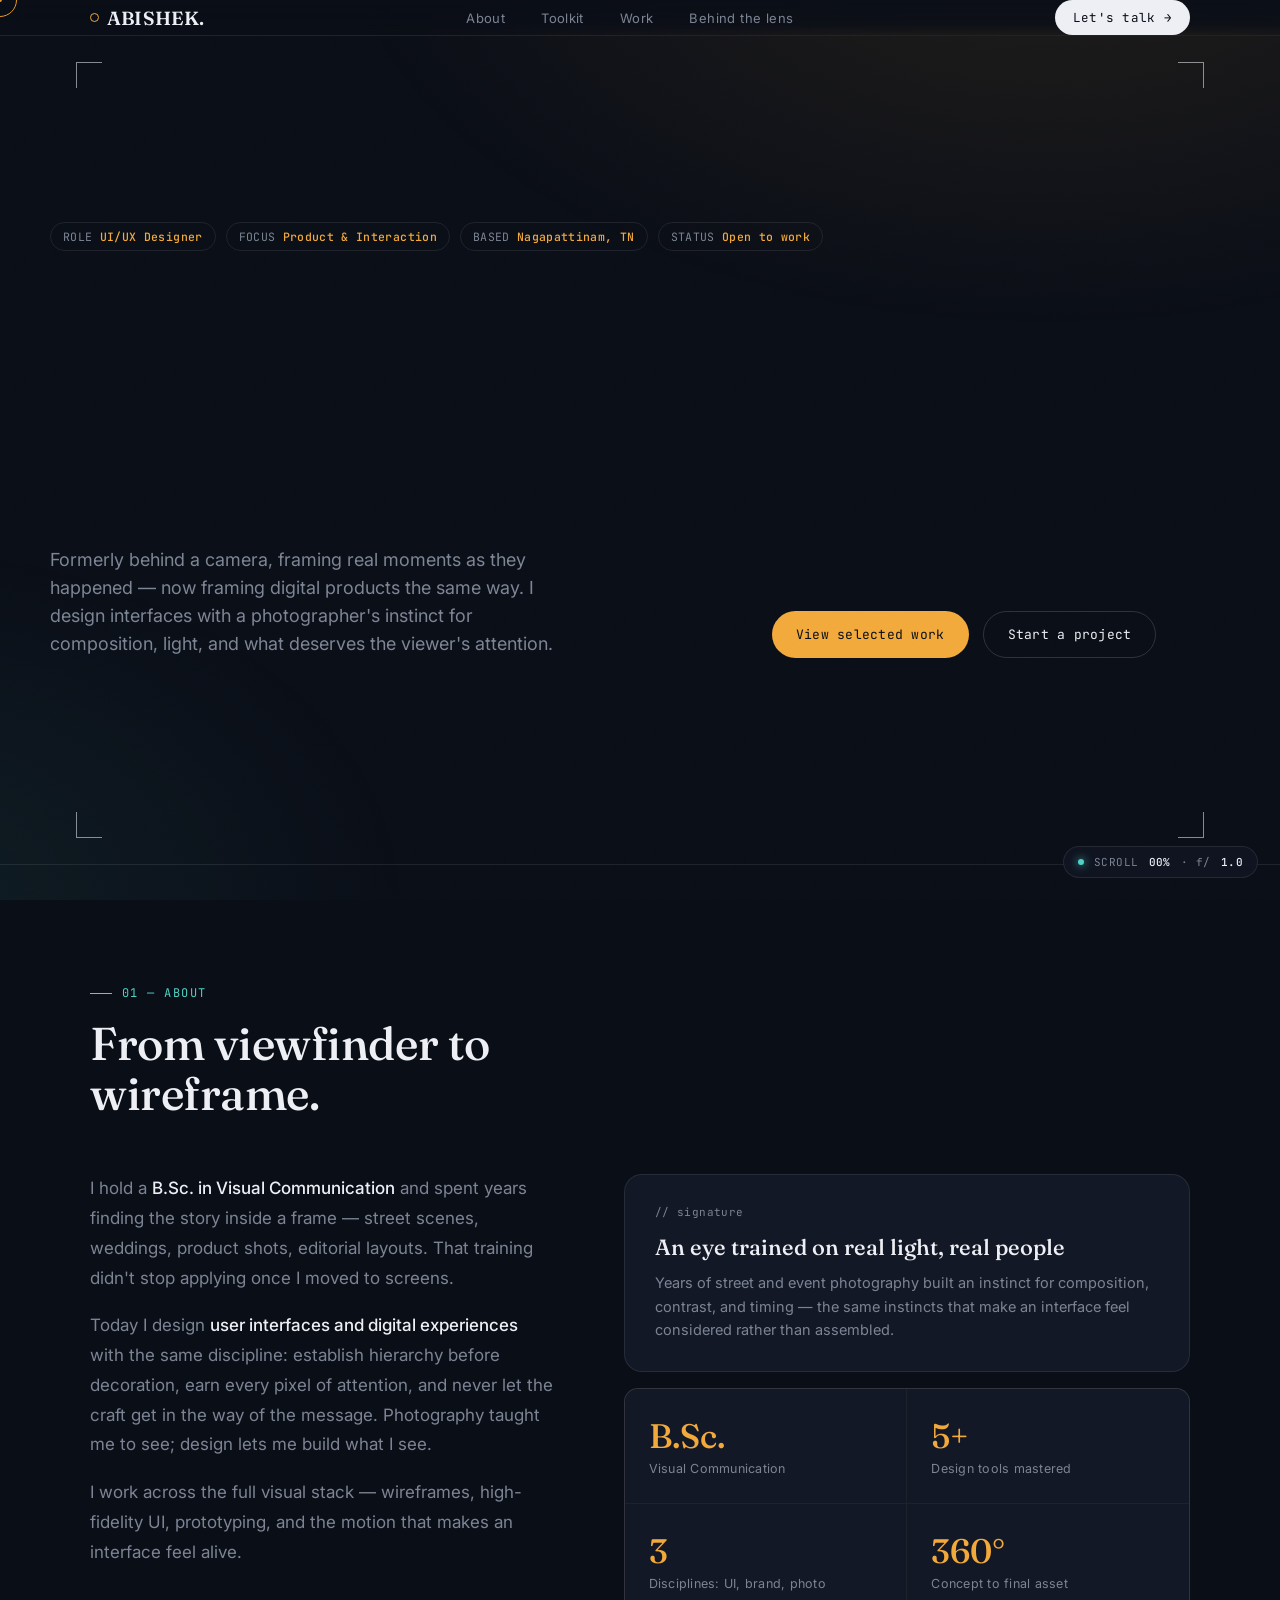
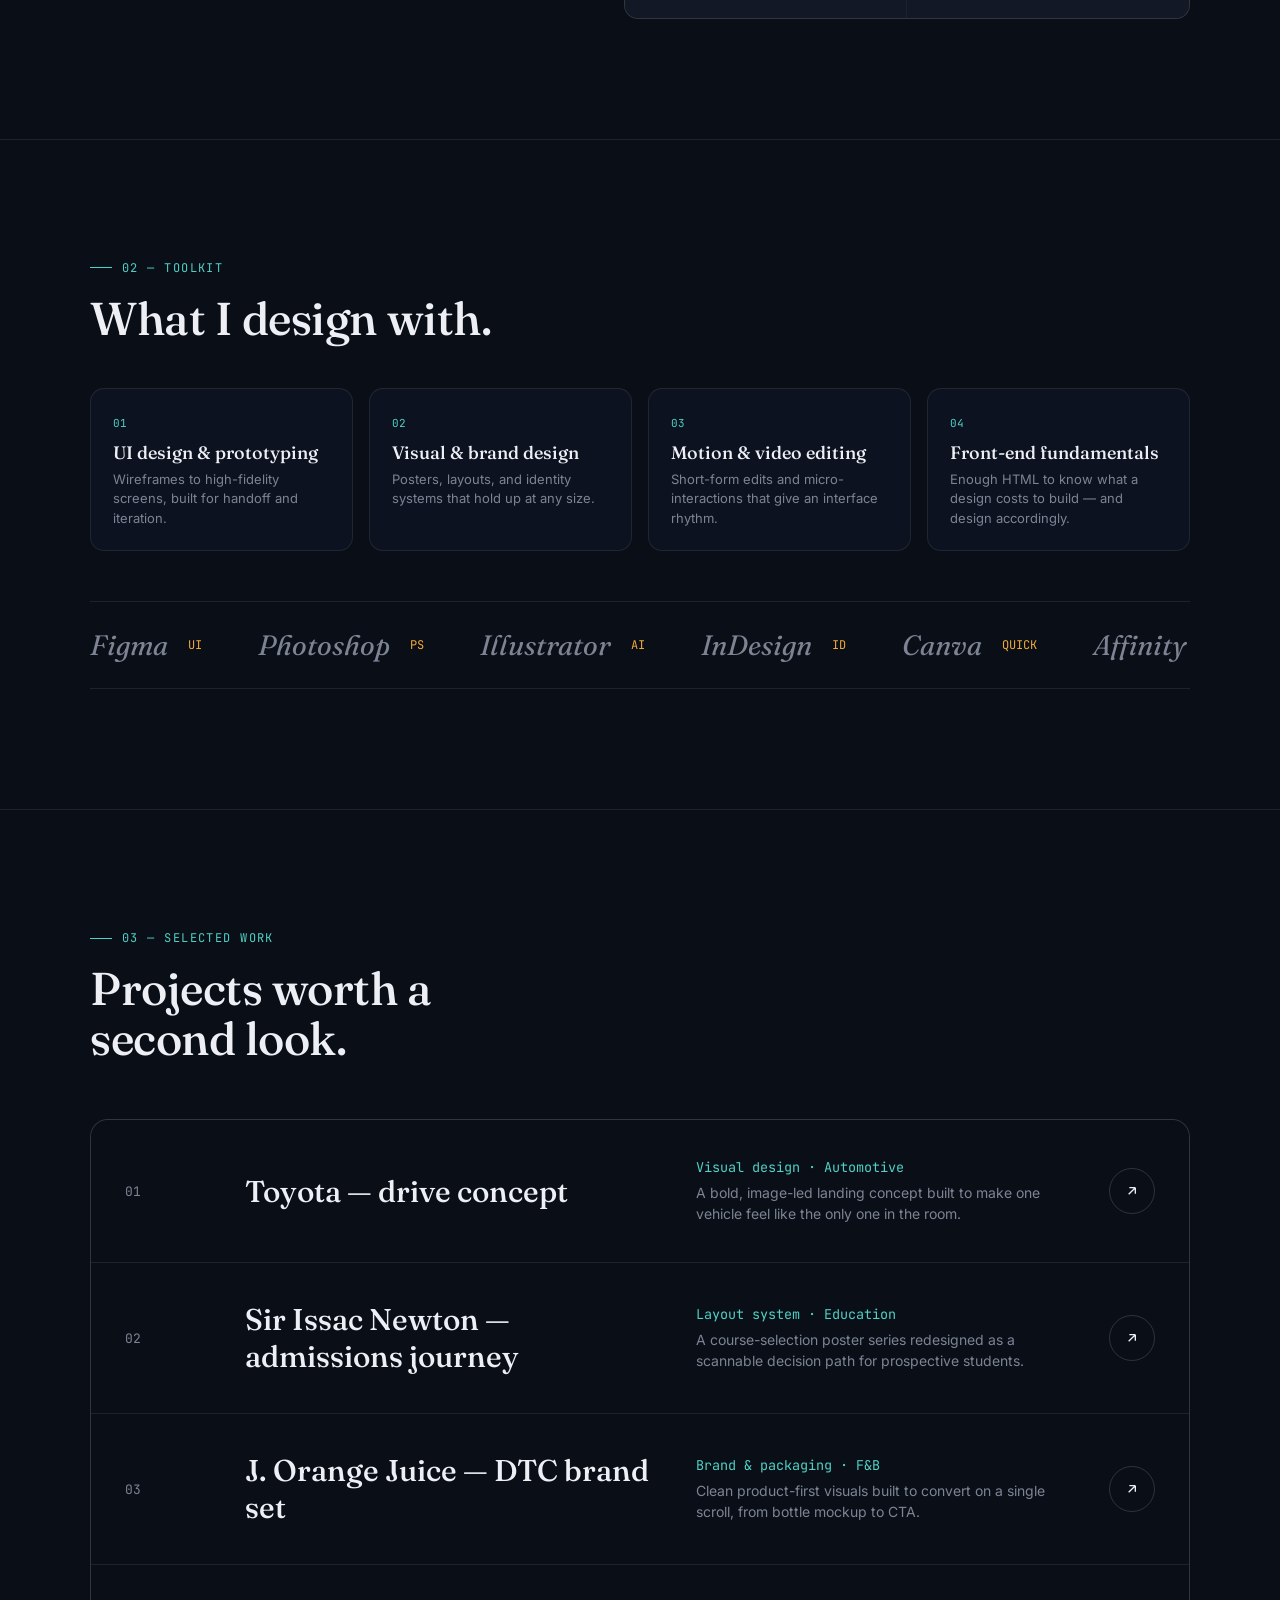
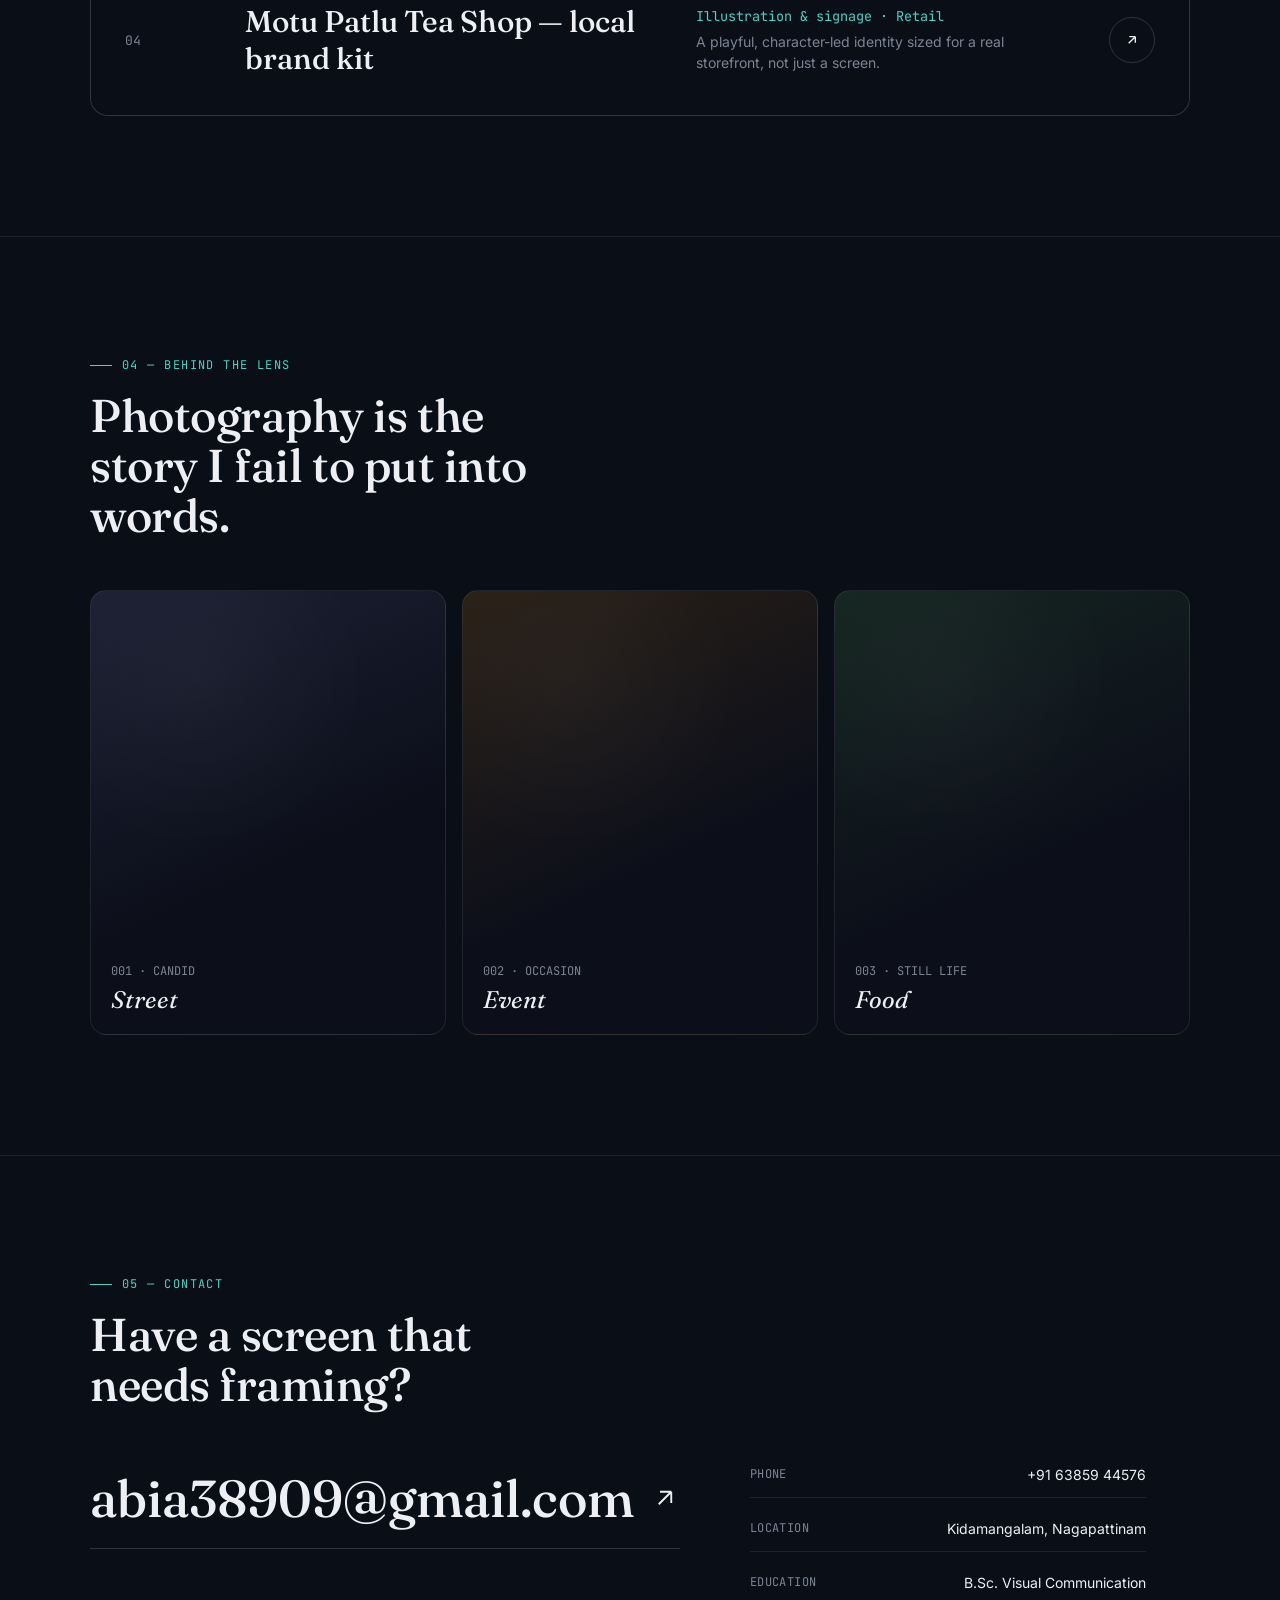
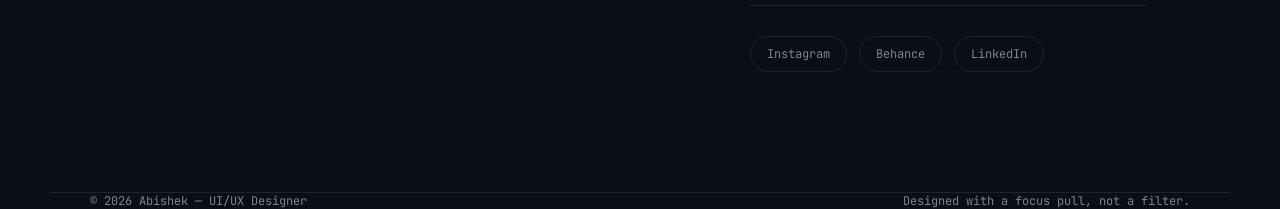
<file: index.HTML>
<!DOCTYPE html>
<html lang="en">
<head>
<meta charset="UTF-8">
<meta name="viewport" content="width=device-width, initial-scale=1.0">
<title>Abishek — UI/UX Designer</title>
<link rel="preconnect" href="https://fonts.googleapis.com">
<link rel="preconnect" href="https://fonts.gstatic.com" crossorigin>
<link href="https://fonts.googleapis.com/css2?family=Fraunces:opsz,wght@9..144,300;9..144,400;9..144,500;9..144,600;9..144,700&family=Inter:wght@400;500;600&family=JetBrains+Mono:wght@400;500&display=swap" rel="stylesheet">
<style>
  :root{
    --ink:#0A0E17;
    --ink-2:#0D1220;
    --slate:#131826;
    --slate-2:#1B2233;
    --line: rgba(237,239,244,0.09);
    --line-strong: rgba(237,239,244,0.16);
    --paper:#EDEFF4;
    --mist:#7C8494;
    --amber:#F2A93B;
    --amber-dim: rgba(242,169,59,0.14);
    --teal:#4FD1C5;
    --teal-dim: rgba(79,209,197,0.14);
    --serif: 'Fraunces', serif;
    --sans: 'Inter', sans-serif;
    --mono: 'JetBrains Mono', monospace;
  }
  *{box-sizing:border-box; margin:0; padding:0;}
  html{scroll-behavior:smooth;}
  body{
    background:var(--ink);
    color:var(--paper);
    font-family:var(--sans);
    overflow-x:hidden;
    cursor:none;
  }
  ::selection{ background:var(--amber); color:var(--ink); }

  a{ color:inherit; text-decoration:none; }
  img{max-width:100%; display:block;}
  section{ position:relative; }

  .wrap{ max-width:1180px; margin:0 auto; padding:0 40px; }
  @media (max-width:720px){ .wrap{ padding:0 22px; } body{cursor:auto;} .aperture-cursor{display:none;} }

  /* background grain / vignette */
  .bg-scape{
    position:fixed; inset:0; z-index:0; pointer-events:none;
    background:
      radial-gradient(1200px 700px at 82% -10%, rgba(242,169,59,0.10), transparent 60%),
      radial-gradient(900px 600px at -10% 100%, rgba(79,209,197,0.08), transparent 60%);
  }
  .grain{
    position:fixed; inset:0; z-index:1; pointer-events:none; opacity:0.045; mix-blend-mode:overlay;
    background-image:url("data:image/svg+xml,%3Csvg xmlns='http://www.w3.org/2000/svg' width='120' height='120'%3E%3Cfilter id='n'%3E%3CfeTurbulence type='fractalNoise' baseFrequency='0.9' numOctaves='2' stitchTiles='stitch'/%3E%3C/filter%3E%3Crect width='100%25' height='100%25' filter='url(%23n)'/%3E%3C/svg%3E");
  }

  /* custom aperture cursor */
  .aperture-cursor{
    position:fixed; top:0; left:0; width:34px; height:34px; margin:-17px 0 0 -17px;
    border-radius:50%; border:1px solid var(--amber);
    z-index:9999; pointer-events:none; mix-blend-mode:difference;
    transition:transform .18s cubic-bezier(.2,.8,.2,1), border-color .2s, width .2s, height .2s, margin .2s;
  }
  .aperture-cursor::before{
    content:''; position:absolute; inset:9px; border-radius:50%; background:var(--amber);
    transform:scale(0.28); transition:transform .25s cubic-bezier(.2,.8,.2,1);
  }
  .aperture-cursor.big{ width:64px; height:64px; margin:-32px 0 0 -32px; border-color:var(--teal); }
  .aperture-cursor.big::before{ transform:scale(0.14); background:var(--teal); }

  /* light meter / scroll readout, corner HUD */
  .hud{
    position:fixed; right:22px; bottom:22px; z-index:50;
    font-family:var(--mono); font-size:11px; letter-spacing:.04em; color:var(--mist);
    display:flex; align-items:center; gap:10px;
    background:rgba(19,24,38,0.7); backdrop-filter:blur(8px);
    border:1px solid var(--line); border-radius:100px; padding:8px 14px;
  }
  @media (max-width:720px){ .hud{ display:none; } }
  .hud .dot{ width:6px; height:6px; border-radius:50%; background:var(--teal); box-shadow:0 0 8px var(--teal); }
  .hud b{ color:var(--paper); font-weight:500; }

  /* nav */
  header{
    position:sticky; top:0; z-index:40;
    background:linear-gradient(to bottom, rgba(10,14,23,0.92), rgba(10,14,23,0.78) 70%, transparent);
    backdrop-filter:blur(10px);
    border-bottom:1px solid var(--line);
  }
  nav{ display:flex; align-items:center; justify-content:space-between; padding:22px 0; }
  .logo{ font-family:var(--serif); font-weight:600; font-size:19px; letter-spacing:.01em; display:flex; align-items:center; gap:8px;}
  .logo .ring{ width:9px; height:9px; border-radius:50%; border:1.5px solid var(--amber); }
  .navlinks{ display:flex; gap:36px; font-size:13px; letter-spacing:.03em; color:var(--mist); }
  @media (max-width:720px){ .navlinks{ display:none; } }
  .navlinks a{ position:relative; padding:4px 0; transition:color .2s; }
  .navlinks a:hover{ color:var(--paper); }
  .navlinks a::after{
    content:''; position:absolute; left:0; bottom:0; height:1px; width:0; background:var(--amber);
    transition:width .25s ease;
  }
  .navlinks a:hover::after{ width:100%; }
  .nav-cta{
    font-size:12.5px; font-family:var(--mono); color:var(--ink); background:var(--paper);
    padding:9px 18px; border-radius:100px; letter-spacing:.02em;
    transition:transform .3s cubic-bezier(.2,.9,.3,1.3), background .2s;
  }
  .nav-cta:hover{ background:var(--amber); transform:translateY(-2px); }

  /* HERO */
  .hero{
    min-height:92vh; display:flex; flex-direction:column; justify-content:center;
    padding:60px 0 80px; position:relative;
  }
  .viewfinder{ position:absolute; inset:26px; pointer-events:none; opacity:.55; }
  .vf-corner{ position:absolute; width:26px; height:26px; border-color:var(--line-strong); }
  .vf-corner.tl{ top:0; left:0; border-top:1px solid; border-left:1px solid; }
  .vf-corner.tr{ top:0; right:0; border-top:1px solid; border-right:1px solid; }
  .vf-corner.bl{ bottom:0; left:0; border-bottom:1px solid; border-left:1px solid; }
  .vf-corner.br{ bottom:0; right:0; border-bottom:1px solid; border-right:1px solid; }

  .exif{
    display:flex; flex-wrap:wrap; gap:10px; margin-bottom:34px;
  }
  .exif span{
    font-family:var(--mono); font-size:11.5px; letter-spacing:.03em; color:var(--mist);
    border:1px solid var(--line); padding:6px 12px; border-radius:100px;
  }
  .exif span b{ color:var(--amber); font-weight:500; }

  .hero h1{
    font-family:var(--serif); font-weight:600; letter-spacing:-.01em;
    font-size:clamp(52px, 9vw, 118px); line-height:0.94;
    filter:blur(14px); opacity:0; transform:translateY(18px);
  }
  .hero h1 span{ display:block; }
  .hero h1 .accent-word{ font-style:italic; font-weight:400; color:var(--amber); }

  .hero-sub{
    display:grid; grid-template-columns: 1.3fr 0.9fr; gap:60px; margin-top:44px; align-items:end;
  }
  @media (max-width:860px){ .hero-sub{ grid-template-columns:1fr; gap:26px; } }
  .hero-sub p{
    font-size:18px; line-height:1.55; color:var(--mist); max-width:46ch;
    filter:blur(10px); opacity:0; transform:translateY(14px);
  }
  .hero-actions{ display:flex; gap:14px; flex-wrap:wrap; filter:blur(10px); opacity:0; transform:translateY(14px); }
  .btn{
    font-family:var(--mono); font-size:13px; letter-spacing:.02em; padding:14px 24px; border-radius:100px;
    display:inline-flex; align-items:center; gap:8px; transition:transform .3s cubic-bezier(.2,.9,.3,1.3), background .25s, border-color .25s;
  }
  .btn-primary{ background:var(--amber); color:var(--ink); }
  .btn-primary:hover{ transform:translateY(-3px); background:#ffbb52; }
  .btn-ghost{ border:1px solid var(--line-strong); color:var(--paper); }
  .btn-ghost:hover{ transform:translateY(-3px); border-color:var(--amber); color:var(--amber); }

  .focus-in{ animation:focusIn 1.1s cubic-bezier(.2,.7,.2,1) forwards; }
  @keyframes focusIn{ to{ filter:blur(0); opacity:1; transform:translateY(0); } }

  /* section shell + reveal */
  .section{ padding:120px 0; border-top:1px solid var(--line); }
  .eyebrow{
    font-family:var(--mono); font-size:12px; letter-spacing:.12em; text-transform:uppercase; color:var(--teal);
    display:flex; align-items:center; gap:10px; margin-bottom:18px;
  }
  .eyebrow::before{ content:''; width:22px; height:1px; background:var(--teal); }
  .section h2{
    font-family:var(--serif); font-weight:500; font-size:clamp(30px, 4vw, 46px); letter-spacing:-.01em;
    max-width:16ch; line-height:1.08;
  }

  .reveal{ filter:blur(10px); opacity:0; transform:translateY(24px); transition:filter .9s cubic-bezier(.2,.7,.2,1), opacity .9s ease, transform .9s cubic-bezier(.2,.7,.2,1); }
  .reveal.in{ filter:blur(0); opacity:1; transform:translateY(0); }
  .reveal.delay-1{ transition-delay:.08s; }
  .reveal.delay-2{ transition-delay:.16s; }
  .reveal.delay-3{ transition-delay:.24s; }

  /* ABOUT */
  .about-grid{ display:grid; grid-template-columns: 0.9fr 1.1fr; gap:70px; margin-top:56px; }
  @media (max-width:860px){ .about-grid{ grid-template-columns:1fr; gap:36px; } }
  .about-copy p{ font-size:17px; line-height:1.75; color:var(--mist); margin-bottom:18px; }
  .about-copy strong{ color:var(--paper); font-weight:500; }
  .stat-row{ display:grid; grid-template-columns:repeat(2,1fr); gap:1px; background:var(--line); border:1px solid var(--line); border-radius:14px; overflow:hidden; }
  .stat{ background:var(--slate); padding:26px 24px; }
  .stat b{ font-family:var(--serif); font-size:34px; font-weight:500; color:var(--amber); display:block; }
  .stat span{ font-size:12.5px; color:var(--mist); letter-spacing:.02em; }

  .frame-card{
    border:1px solid var(--line); border-radius:18px; padding:30px; background:var(--slate);
    position:relative; overflow:hidden;
  }
  .frame-card .tag{ font-family:var(--mono); font-size:11px; color:var(--mist); letter-spacing:.04em; margin-bottom:14px; display:block;}
  .frame-card h3{ font-family:var(--serif); font-size:22px; font-weight:500; margin-bottom:10px; }
  .frame-card p{ color:var(--mist); font-size:14.5px; line-height:1.6; }

  /* TOOLKIT marquee */
  .marquee-wrap{ margin-top:50px; overflow:hidden; border-top:1px solid var(--line); border-bottom:1px solid var(--line); padding:26px 0; }
  .marquee{ display:flex; gap:56px; white-space:nowrap; animation:scroll 26s linear infinite; width:max-content; }
  .marquee span{ font-family:var(--serif); font-style:italic; font-size:28px; color:var(--mist); display:flex; align-items:center; gap:20px; }
  .marquee span i{ font-style:normal; color:var(--amber); font-family:var(--mono); font-size:12px; }
  @keyframes scroll{ from{ transform:translateX(0); } to{ transform:translateX(-50%); } }

  .skill-grid{ display:grid; grid-template-columns:repeat(4,1fr); gap:16px; margin-top:44px; }
  @media (max-width:860px){ .skill-grid{ grid-template-columns:repeat(2,1fr); } }
  .skill{
    border:1px solid var(--line); border-radius:14px; padding:22px; background:var(--ink-2);
    transition:border-color .3s, transform .3s;
  }
  .skill:hover{ border-color:var(--amber); transform:translateY(-4px); }
  .skill .num{ font-family:var(--mono); font-size:11px; color:var(--teal); }
  .skill h4{ font-family:var(--serif); font-size:18px; font-weight:500; margin:10px 0 6px; }
  .skill p{ font-size:13px; color:var(--mist); line-height:1.5; }

  /* WORK */
  .work-list{ margin-top:56px; display:flex; flex-direction:column; gap:1px; background:var(--line); border:1px solid var(--line); border-radius:18px; overflow:hidden; }
  .work-item{
    background:var(--ink); padding:38px 34px; display:grid; grid-template-columns: 90px 1.1fr 1fr auto; gap:30px; align-items:center;
    cursor:pointer; transition:background .35s;
    position:relative;
  }
  @media (max-width:900px){ .work-item{ grid-template-columns:1fr; gap:14px; padding:28px 24px; } }
  .work-item:hover{ background:var(--slate); }
  .work-index{ font-family:var(--mono); font-size:13px; color:var(--mist); }
  .work-title{ font-family:var(--serif); font-size:clamp(22px,2.6vw,30px); font-weight:500; }
  .work-meta{ display:flex; flex-direction:column; gap:6px; }
  .work-meta .role{ font-size:13.5px; color:var(--teal); font-family:var(--mono); }
  .work-meta .desc{ font-size:14px; color:var(--mist); line-height:1.5; max-width:42ch; }
  .work-arrow{
    width:46px; height:46px; border-radius:50%; border:1px solid var(--line-strong); display:flex; align-items:center; justify-content:center;
    transition:transform .35s cubic-bezier(.2,.8,.2,1), border-color .3s, background .3s;
  }
  .work-item:hover .work-arrow{ transform:rotate(45deg); background:var(--amber); border-color:var(--amber); }
  .work-item:hover .work-arrow svg{ stroke:var(--ink); }
  .work-arrow svg{ stroke:var(--paper); transition:stroke .3s; }

  /* PHOTOGRAPHY strip */
  .photo-strip{ display:grid; grid-template-columns:repeat(3,1fr); gap:16px; margin-top:50px; }
  @media (max-width:720px){ .photo-strip{ grid-template-columns:1fr; } }
  .photo-tile{
    aspect-ratio:4/5; border-radius:16px; border:1px solid var(--line); position:relative; overflow:hidden;
    display:flex; align-items:flex-end; padding:20px;
  }
  .photo-tile.street{ background:linear-gradient(155deg,#1c2033,#0c0f1a 60%); }
  .photo-tile.event{ background:linear-gradient(155deg,#2a2016,#0c0f1a 60%); }
  .photo-tile.food{ background:linear-gradient(155deg,#152520,#0c0f1a 60%); }
  .photo-tile::before{
    content:''; position:absolute; inset:0; opacity:.5;
    background-image: radial-gradient(circle at 30% 20%, rgba(255,255,255,.06), transparent 40%);
  }
  .photo-tile span{ font-family:var(--mono); font-size:12px; color:var(--mist); position:relative; z-index:2; }
  .photo-tile h4{ font-family:var(--serif); font-style:italic; font-size:24px; font-weight:400; position:relative; z-index:2; margin-top:6px;}

  /* CONTACT */
  .contact-wrap{
    display:grid; grid-template-columns:1.1fr 0.9fr; gap:70px; margin-top:56px; align-items:start;
  }
  @media (max-width:860px){ .contact-wrap{ grid-template-columns:1fr; gap:40px; } }
  .big-link{
    font-family:var(--serif); font-size:clamp(30px,4.4vw,52px); font-weight:500; display:inline-flex; align-items:center; gap:16px;
    border-bottom:1px solid var(--line-strong); padding-bottom:18px; width:100%; transition:color .3s, border-color .3s;
  }
  .big-link:hover{ color:var(--amber); border-color:var(--amber); }
  .contact-detail{ display:flex; flex-direction:column; gap:22px; }
  .contact-row{ display:flex; justify-content:space-between; border-bottom:1px solid var(--line); padding-bottom:14px; font-size:14px; }
  .contact-row span:first-child{ color:var(--mist); font-family:var(--mono); font-size:12px; letter-spacing:.03em; }
  .socials{ display:flex; gap:12px; margin-top:8px; }
  .socials a{ font-family:var(--mono); font-size:12px; border:1px solid var(--line); padding:9px 16px; border-radius:100px; color:var(--mist); transition:.25s;}
  .socials a:hover{ color:var(--paper); border-color:var(--teal); }

  footer{ padding:34px 0 44px; border-top:1px solid var(--line); display:flex; justify-content:space-between; align-items:center; }
  footer p{ font-size:12px; color:var(--mist); font-family:var(--mono); }
  @media (max-width:600px){ footer{ flex-direction:column; gap:10px; text-align:center; } }
</style>
</head>
<body>

<div class="bg-scape"></div>
<div class="grain"></div>
<div class="aperture-cursor" id="cursor"></div>

<div class="hud"><span class="dot"></span>SCROLL <b id="scrollPct">00%</b> · f/<b id="fstop">1.0</b></div>

<header>
  <nav class="wrap">
    <div class="logo"><span class="ring"></span>ABISHEK.</div>
    <div class="navlinks">
      <a href="#about">About</a>
      <a href="#toolkit">Toolkit</a>
      <a href="#work">Work</a>
      <a href="#lens">Behind the lens</a>
    </div>
    <a href="#contact" class="nav-cta">Let's talk →</a>
  </nav>
</header>

<section class="hero wrap">
  <div class="viewfinder">
    <div class="vf-corner tl"></div><div class="vf-corner tr"></div>
    <div class="vf-corner bl"></div><div class="vf-corner br"></div>
  </div>

  <div class="exif focus-in">
    <span>ROLE <b>UI/UX Designer</b></span>
    <span>FOCUS <b>Product & Interaction</b></span>
    <span>BASED <b>Nagapattinam, TN</b></span>
    <span>STATUS <b>Open to work</b></span>
  </div>

  <h1>
    <span class="focus-in">Abishek</span>
    <span class="focus-in accent-word">designs in focus.</span>
  </h1>

  <div class="hero-sub">
    <p class="focus-in">Formerly behind a camera, framing real moments as they happened — now framing digital products the same way. I design interfaces with a photographer's instinct for composition, light, and what deserves the viewer's attention.</p>
    <div class="hero-actions focus-in">
      <a href="#work" class="btn btn-primary">View selected work</a>
      <a href="#contact" class="btn btn-ghost">Start a project</a>
    </div>
  </div>
</section>

<section class="section" id="about">
  <div class="wrap">
    <div class="reveal">
      <div class="eyebrow">01 — About</div>
      <h2>From viewfinder to wireframe.</h2>
    </div>

    <div class="about-grid">
      <div class="about-copy reveal delay-1">
        <p>I hold a <strong>B.Sc. in Visual Communication</strong> and spent years finding the story inside a frame — street scenes, weddings, product shots, editorial layouts. That training didn't stop applying once I moved to screens.</p>
        <p>Today I design <strong>user interfaces and digital experiences</strong> with the same discipline: establish hierarchy before decoration, earn every pixel of attention, and never let the craft get in the way of the message. Photography taught me to see; design lets me build what I see.</p>
        <p>I work across the full visual stack — wireframes, high-fidelity UI, prototyping, and the motion that makes an interface feel alive.</p>
      </div>

      <div>
        <div class="frame-card reveal delay-2">
          <span class="tag">// signature</span>
          <h3>An eye trained on real light, real people</h3>
          <p>Years of street and event photography built an instinct for composition, contrast, and timing — the same instincts that make an interface feel considered rather than assembled.</p>
        </div>
        <div class="stat-row reveal delay-3" style="margin-top:16px;">
          <div class="stat"><b>B.Sc.</b><span>Visual Communication</span></div>
          <div class="stat"><b>5+</b><span>Design tools mastered</span></div>
          <div class="stat"><b>3</b><span>Disciplines: UI, brand, photo</span></div>
          <div class="stat"><b>360°</b><span>Concept to final asset</span></div>
        </div>
      </div>
    </div>
  </div>
</section>

<section class="section" id="toolkit">
  <div class="wrap">
    <div class="reveal">
      <div class="eyebrow">02 — Toolkit</div>
      <h2>What I design with.</h2>
    </div>

    <div class="skill-grid">
      <div class="skill reveal">
        <span class="num">01</span>
        <h4>UI design & prototyping</h4>
        <p>Wireframes to high-fidelity screens, built for handoff and iteration.</p>
      </div>
      <div class="skill reveal delay-1">
        <span class="num">02</span>
        <h4>Visual & brand design</h4>
        <p>Posters, layouts, and identity systems that hold up at any size.</p>
      </div>
      <div class="skill reveal delay-2">
        <span class="num">03</span>
        <h4>Motion & video editing</h4>
        <p>Short-form edits and micro-interactions that give an interface rhythm.</p>
      </div>
      <div class="skill reveal delay-3">
        <span class="num">04</span>
        <h4>Front-end fundamentals</h4>
        <p>Enough HTML to know what a design costs to build — and design accordingly.</p>
      </div>
    </div>

    <div class="marquee-wrap reveal">
      <div class="marquee">
        <span>Figma <i>UI</i></span>
        <span>Photoshop <i>PS</i></span>
        <span>Illustrator <i>AI</i></span>
        <span>InDesign <i>ID</i></span>
        <span>Canva <i>QUICK</i></span>
        <span>Affinity <i>DESIGNER</i></span>
        <span>Figma <i>UI</i></span>
        <span>Photoshop <i>PS</i></span>
        <span>Illustrator <i>AI</i></span>
        <span>InDesign <i>ID</i></span>
        <span>Canva <i>QUICK</i></span>
        <span>Affinity <i>DESIGNER</i></span>
      </div>
    </div>
  </div>
</section>

<section class="section" id="work">
  <div class="wrap">
    <div class="reveal">
      <div class="eyebrow">03 — Selected work</div>
      <h2>Projects worth a second look.</h2>
    </div>

    <div class="work-list">
      <div class="work-item reveal" data-cursor="big" onclick="sendPrompt && null">
        <span class="work-index">01</span>
        <span class="work-title">Toyota — drive concept</span>
        <div class="work-meta">
          <span class="role">Visual design · Automotive</span>
          <span class="desc">A bold, image-led landing concept built to make one vehicle feel like the only one in the room.</span>
        </div>
        <div class="work-arrow"><svg width="16" height="16" viewBox="0 0 24 24" fill="none" stroke-width="2"><path d="M7 17L17 7M17 7H8M17 7V16"/></svg></div>
      </div>
      <div class="work-item reveal delay-1">
        <span class="work-index">02</span>
        <span class="work-title">Sir Issac Newton — admissions journey</span>
        <div class="work-meta">
          <span class="role">Layout system · Education</span>
          <span class="desc">A course-selection poster series redesigned as a scannable decision path for prospective students.</span>
        </div>
        <div class="work-arrow"><svg width="16" height="16" viewBox="0 0 24 24" fill="none" stroke-width="2"><path d="M7 17L17 7M17 7H8M17 7V16"/></svg></div>
      </div>
      <div class="work-item reveal delay-2">
        <span class="work-index">03</span>
        <span class="work-title">J. Orange Juice — DTC brand set</span>
        <div class="work-meta">
          <span class="role">Brand & packaging · F&B</span>
          <span class="desc">Clean product-first visuals built to convert on a single scroll, from bottle mockup to CTA.</span>
        </div>
        <div class="work-arrow"><svg width="16" height="16" viewBox="0 0 24 24" fill="none" stroke-width="2"><path d="M7 17L17 7M17 7H8M17 7V16"/></svg></div>
      </div>
      <div class="work-item reveal delay-3">
        <span class="work-index">04</span>
        <span class="work-title">Motu Patlu Tea Shop — local brand kit</span>
        <div class="work-meta">
          <span class="role">Illustration & signage · Retail</span>
          <span class="desc">A playful, character-led identity sized for a real storefront, not just a screen.</span>
        </div>
        <div class="work-arrow"><svg width="16" height="16" viewBox="0 0 24 24" fill="none" stroke-width="2"><path d="M7 17L17 7M17 7H8M17 7V16"/></svg></div>
      </div>
    </div>
  </div>
</section>

<section class="section" id="lens">
  <div class="wrap">
    <div class="reveal">
      <div class="eyebrow">04 — Behind the lens</div>
      <h2>Photography is the story I fail to put into words.</h2>
    </div>

    <div class="photo-strip">
      <div class="photo-tile street reveal">
        <div><span>001 · CANDID</span><h4>Street</h4></div>
      </div>
      <div class="photo-tile event reveal delay-1">
        <div><span>002 · OCCASION</span><h4>Event</h4></div>
      </div>
      <div class="photo-tile food reveal delay-2">
        <div><span>003 · STILL LIFE</span><h4>Food</h4></div>
      </div>
    </div>
  </div>
</section>

<section class="section" id="contact">
  <div class="wrap">
    <div class="reveal">
      <div class="eyebrow">05 — Contact</div>
      <h2>Have a screen that needs framing?</h2>
    </div>

    <div class="contact-wrap">
      <a href="mailto:abia38909@gmail.com" class="big-link reveal delay-1" data-cursor="big">
        abia38909@gmail.com
        <svg width="30" height="30" viewBox="0 0 24 24" fill="none" stroke="currentColor" stroke-width="1.5"><path d="M7 17L17 7M17 7H8M17 7V16"/></svg>
      </a>

      <div class="contact-detail reveal delay-2">
        <div class="contact-row"><span>PHONE</span><span>+91 63859 44576</span></div>
        <div class="contact-row"><span>LOCATION</span><span>Kidamangalam, Nagapattinam</span></div>
        <div class="contact-row"><span>EDUCATION</span><span>B.Sc. Visual Communication</span></div>
        <div class="socials">
          <a href="#">Instagram</a>
          <a href="#">Behance</a>
          <a href="#">LinkedIn</a>
        </div>
      </div>
    </div>
  </div>
</section>

<footer class="wrap">
  <p>© 2026 Abishek — UI/UX Designer</p>
  <p>Designed with a focus pull, not a filter.</p>
</footer>

<script>
  // custom cursor
  const cursor = document.getElementById('cursor');
  const isTouch = matchMedia('(hover: none)').matches;
  if(!isTouch){
    window.addEventListener('mousemove', e=>{
      cursor.style.transform = `translate(${e.clientX}px, ${e.clientY}px)`;
    });
    document.querySelectorAll('a, button, .work-item, [data-cursor="big"]').forEach(el=>{
      el.addEventListener('mouseenter', ()=> cursor.classList.add('big'));
      el.addEventListener('mouseleave', ()=> cursor.classList.remove('big'));
    });
  }

  // scroll HUD
  const scrollPct = document.getElementById('scrollPct');
  const fstop = document.getElementById('fstop');
  window.addEventListener('scroll', ()=>{
    const h = document.documentElement;
    const pct = Math.round((h.scrollTop) / (h.scrollHeight - h.innerHeight) * 100) || 0;
    scrollPct.textContent = String(Math.max(0,Math.min(100,pct))).padStart(2,'0') + '%';
    const stops = ['1.0','1.4','2.0','2.8','4.0','5.6'];
    fstop.textContent = stops[Math.min(stops.length-1, Math.floor(pct/17))];
  }, {passive:true});

  // reveal on scroll (focus pull)
  const io = new IntersectionObserver((entries)=>{
    entries.forEach(entry=>{
      if(entry.isIntersecting){
        entry.target.classList.add('in');
        io.unobserve(entry.target);
      }
    });
  }, { threshold:0.18 });
  document.querySelectorAll('.reveal').forEach(el=> io.observe(el));

  // nav active underline follows scroll (simple smooth handled by CSS scroll-behavior)
</script>

</body>
</html>
</file>
